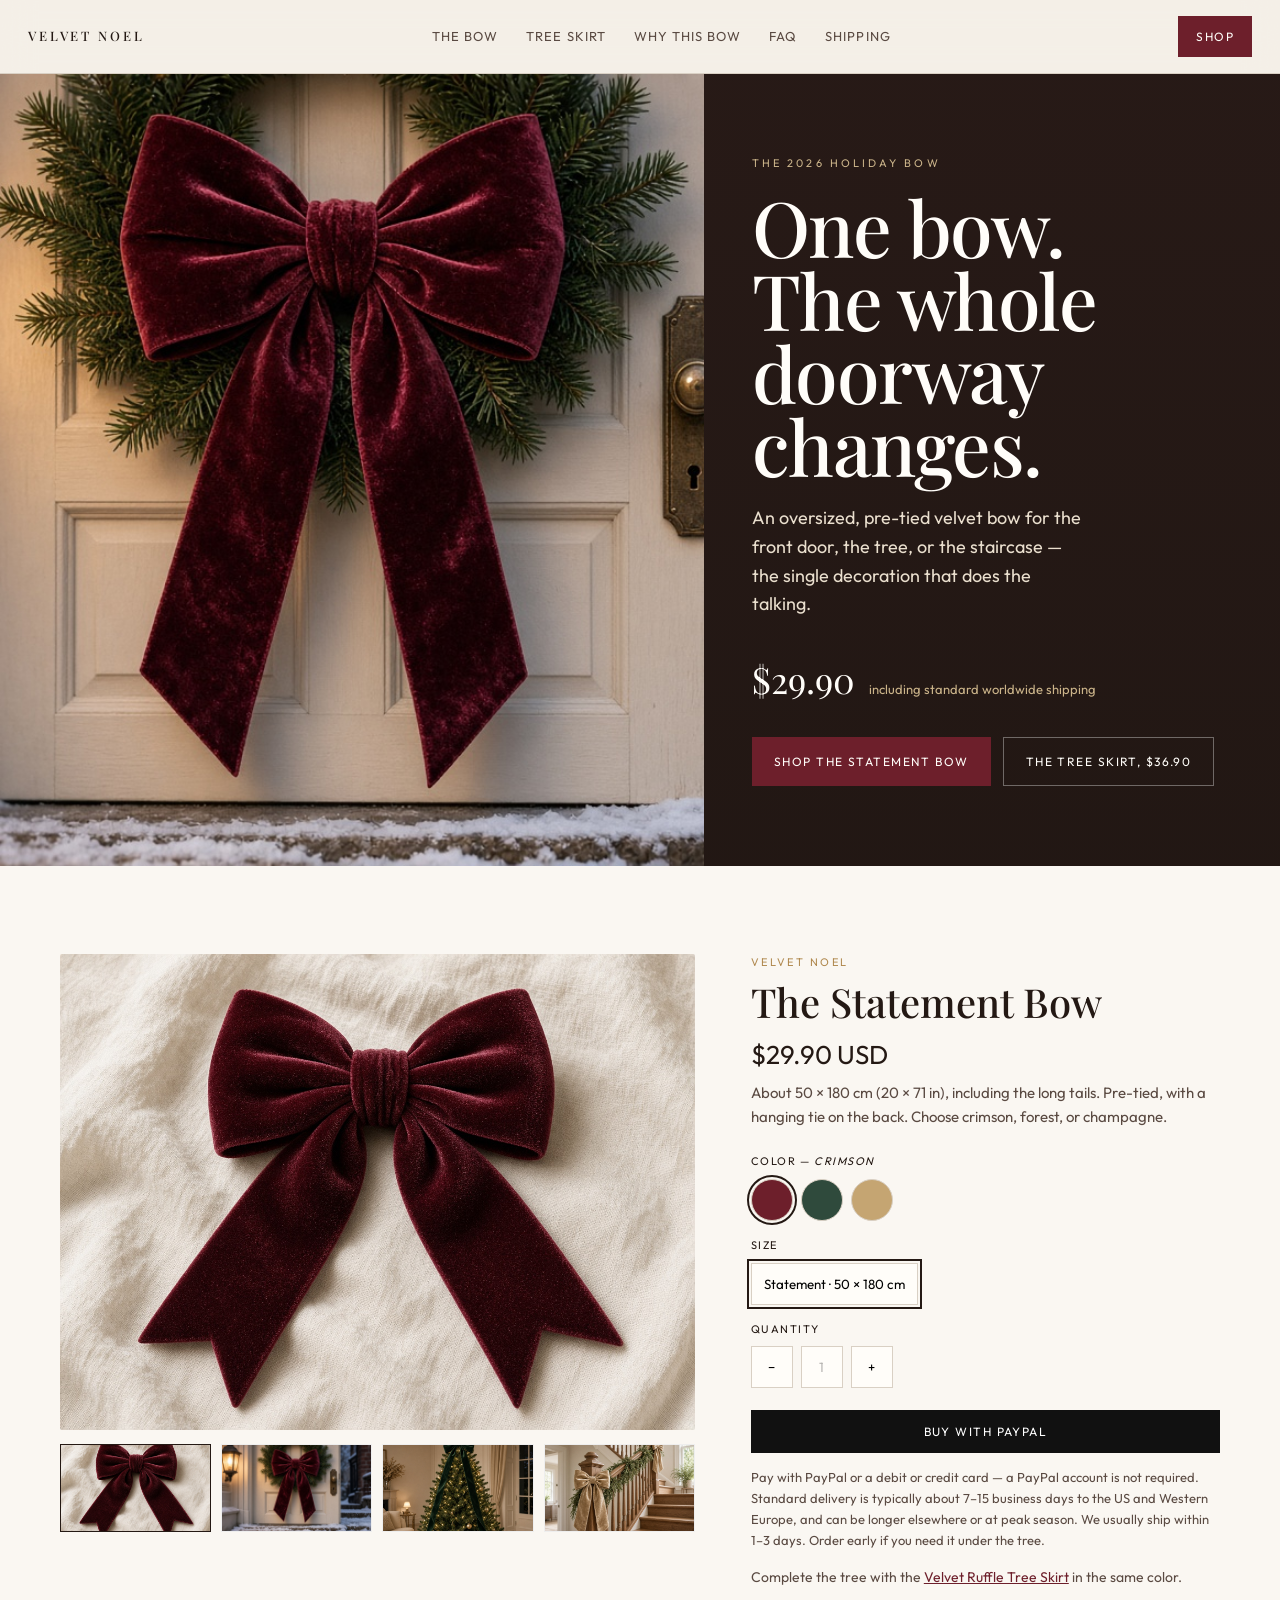
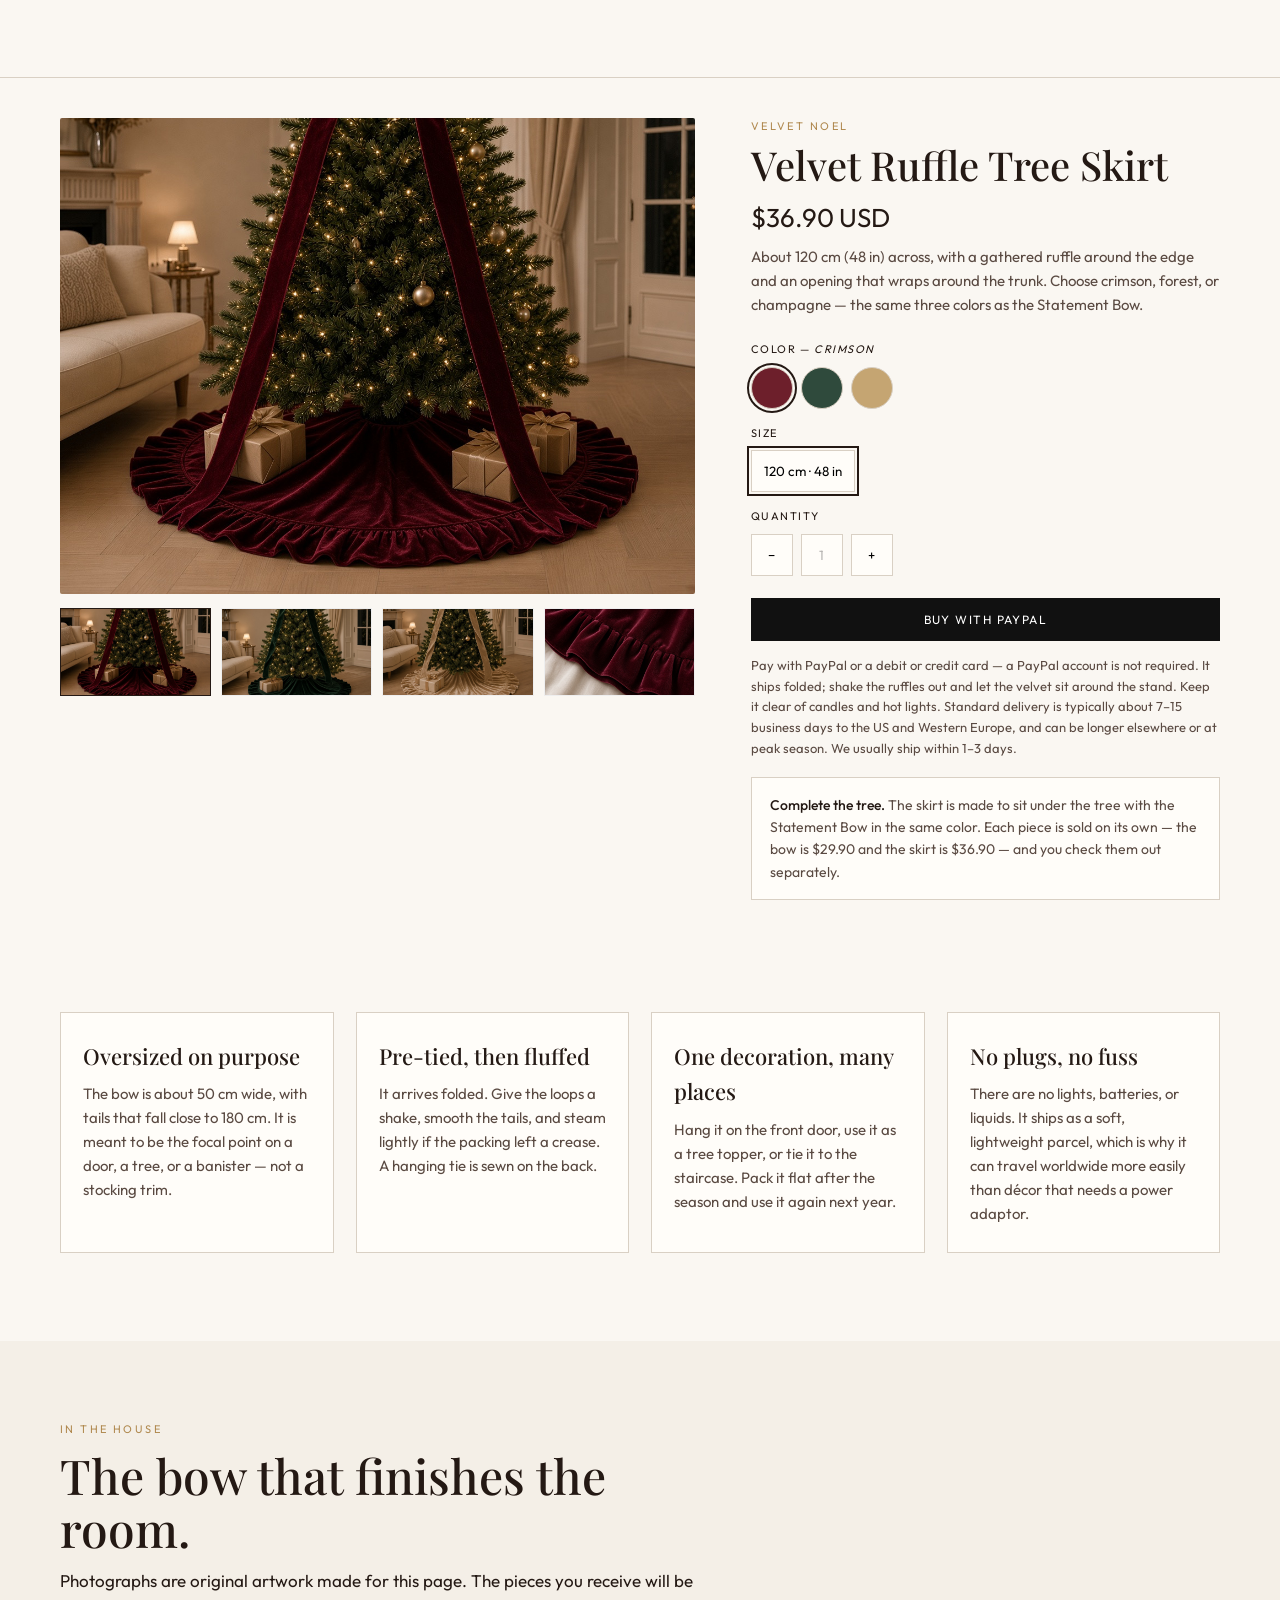
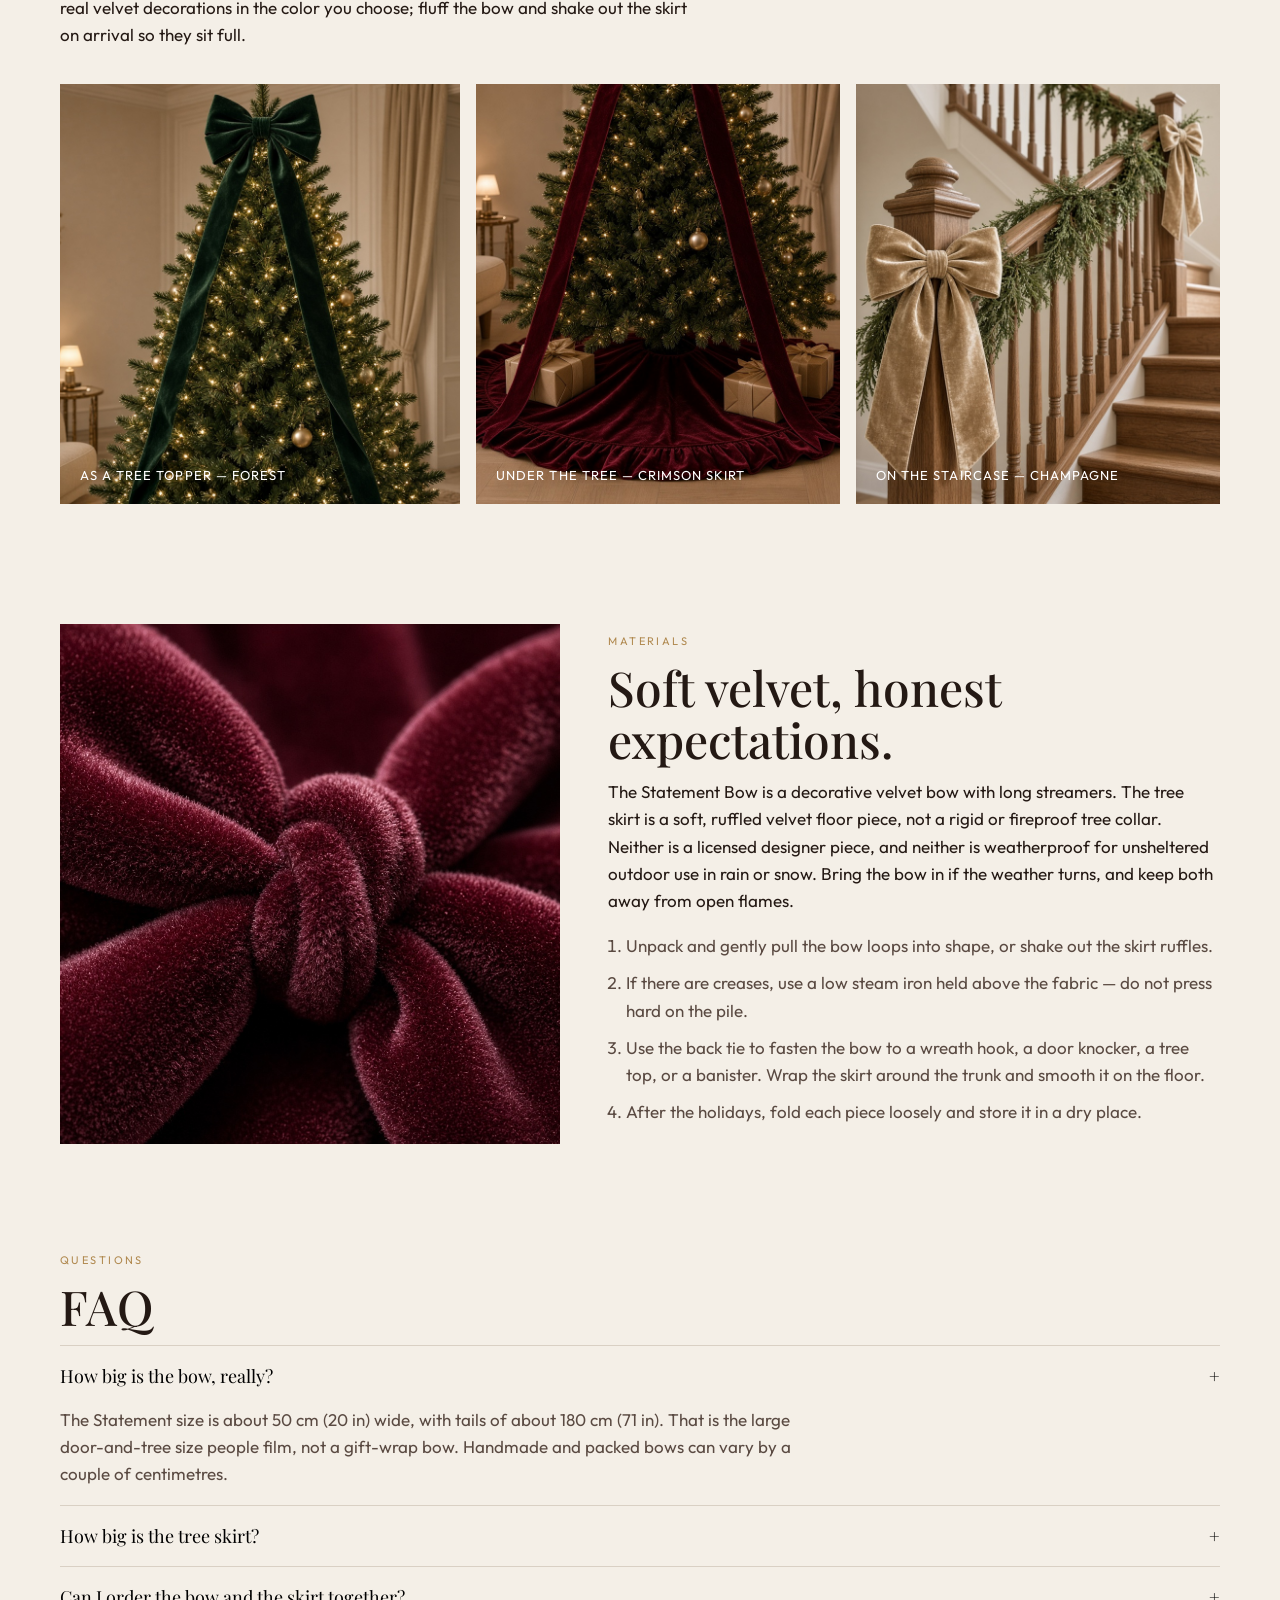
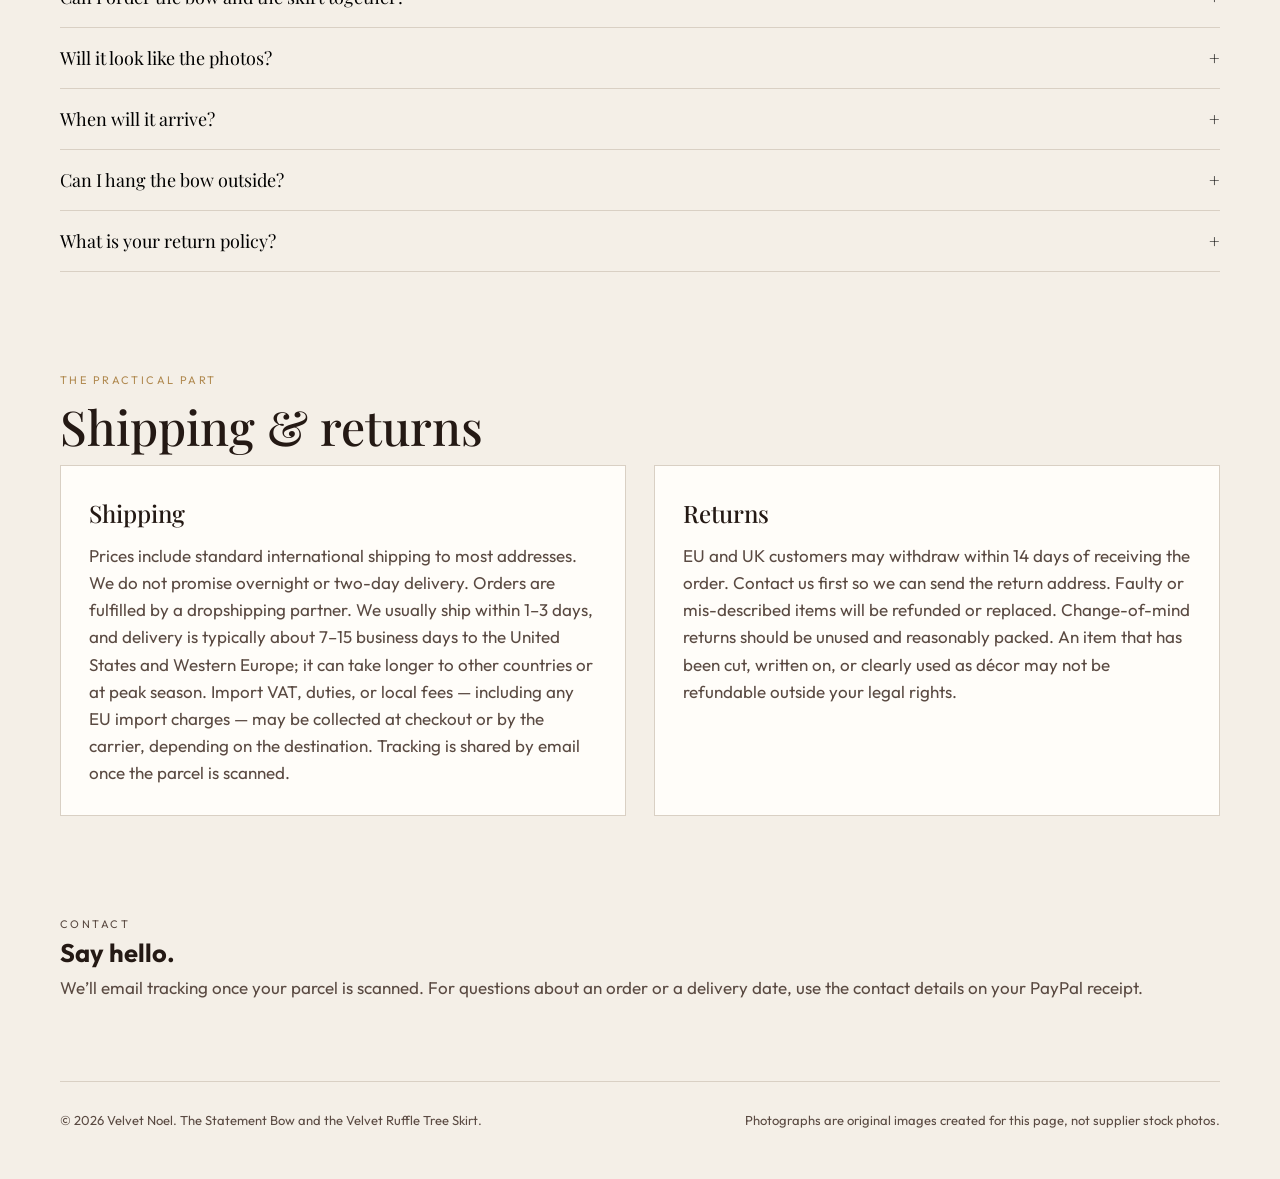
<file: index.html>
<!DOCTYPE html>
<html lang="en">
<head>
  <meta charset="utf-8">
  <meta name="viewport" content="width=device-width, initial-scale=1">
  <title>Velvet Noel — The Statement Bow &amp; Tree Skirt</title>
  <meta name="description" content="The oversized velvet holiday bow and a ruffled 120 cm velvet tree skirt, in crimson, forest and champagne. Pre-tied, reusable, with standard worldwide shipping included.">
  <link rel="preconnect" href="https://fonts.googleapis.com">
  <link rel="preconnect" href="https://fonts.gstatic.com" crossorigin>
  <link href="https://fonts.googleapis.com/css2?family=Outfit:wght@300;400;500;600&family=Playfair+Display:ital,wght@0,400;0,500;0,600;1,400&display=swap" rel="stylesheet">
  <link rel="stylesheet" href="styles.css">
</head>
<body>
  <header class="nav">
    <a class="logo" href="#top">VELVET NOEL</a>
    <nav>
      <ul class="nav-links">
        <li><a href="#shop">The bow</a></li>
        <li><a href="#shop-skirt">Tree skirt</a></li>
        <li><a href="#why">Why this bow</a></li>
        <li><a href="#faq">FAQ</a></li>
        <li><a href="#shipping">Shipping</a></li>
      </ul>
    </nav>
    <a class="nav-cta" href="#shop">Shop</a>
  </header>

  <section class="hero" id="top">
    <div class="hero-media">
      <img src="images/hero-door.jpg" alt="Oversized burgundy velvet bow hanging on a cream front door with a pine wreath at dusk">
    </div>
    <div class="hero-copy">
      <p class="eyebrow">The 2026 holiday bow</p>
      <h1>One bow.<br>The whole doorway changes.</h1>
      <p class="hero-lead">An oversized, pre-tied velvet bow for the front door, the tree, or the staircase — the single decoration that does the talking.</p>
      <div class="hero-price">
        <span class="amount">$29.90</span>
        <span class="note">including standard worldwide shipping</span>
      </div>
      <div class="btn-row">
        <a class="btn btn-primary" href="#shop">Shop the Statement Bow</a>
        <a class="btn btn-ghost" href="#shop-skirt">The tree skirt, $36.90</a>
      </div>
    </div>
  </section>

  <section class="product" id="shop" data-product data-item-name="The Statement Bow">
    <div class="wrap product-grid">
      <div class="gallery">
        <div class="gallery-main">
          <img src="images/product-crimson.jpg" alt="The Statement Bow in crimson velvet, photographed on linen">
        </div>
        <div class="thumbs" role="list">
          <button type="button" aria-current="true" data-src="images/product-crimson.jpg" data-alt="The Statement Bow in crimson velvet, photographed on linen"><img src="images/product-crimson.jpg" alt=""></button>
          <button type="button" data-src="images/hero-door.jpg" data-alt="Burgundy velvet bow on a front door with a pine wreath"><img src="images/hero-door.jpg" alt=""></button>
          <button type="button" data-src="images/lifestyle-tree.jpg" data-alt="Forest-green velvet bow used as a Christmas tree topper"><img src="images/lifestyle-tree.jpg" alt=""></button>
          <button type="button" data-src="images/lifestyle-stairs.jpg" data-alt="Champagne velvet bows on a wooden staircase with greenery"><img src="images/lifestyle-stairs.jpg" alt=""></button>
        </div>
      </div>

      <div class="buy-box">
        <p class="kicker">Velvet Noel</p>
        <h2>The Statement Bow</h2>
        <p class="price">$29.90 USD</p>
        <p class="sub">About 50 × 180 cm (20 × 71 in), including the long tails. Pre-tied, with a hanging tie on the back. Choose crimson, forest, or champagne.</p>

        <div class="field">
          <span class="label">Color — <em data-color-label>Crimson</em></span>
          <div class="swatches">
            <button class="swatch crimson" type="button" aria-pressed="true" aria-label="Crimson" data-color="Crimson"></button>
            <button class="swatch forest" type="button" aria-pressed="false" aria-label="Forest" data-color="Forest"></button>
            <button class="swatch champagne" type="button" aria-pressed="false" aria-label="Champagne" data-color="Champagne"></button>
          </div>
        </div>

        <div class="field">
          <span class="label">Size</span>
          <div class="sizes">
            <button class="size" type="button" aria-pressed="true">Statement · 50 × 180 cm</button>
          </div>
        </div>

        <div class="field">
          <span class="label">Quantity</span>
          <div class="qty">
            <button type="button" data-qty-minus aria-label="Decrease quantity">−</button>
            <button type="button" data-qty-value disabled>1</button>
            <button type="button" data-qty-plus aria-label="Increase quantity">+</button>
          </div>
        </div>

        <div class="buy-actions">
          <form class="paypal-form" action="https://www.paypal.com/cgi-bin/webscr" method="post">
            <input type="hidden" name="cmd" value="_xclick">
            <input type="hidden" name="business" value="lukasfaceit3@seznam.cz">
            <input type="hidden" name="item_name" value="The Statement Bow">
            <input type="hidden" name="amount" value="29.90">
            <input type="hidden" name="currency_code" value="USD">
            <input type="hidden" name="quantity" data-paypal-qty value="1">
            <input type="hidden" name="on0" value="Color">
            <input type="hidden" name="os0" data-paypal-color value="Crimson">
            <input type="hidden" name="no_shipping" value="2">
            <input type="hidden" name="return" value="https://velvet-noel.github.io/thanks.html">
            <input type="hidden" name="cancel_return" value="https://velvet-noel.github.io/">
            <button class="btn btn-paypal" type="submit">Buy with PayPal</button>
          </form>
        </div>
        <p class="fine">Pay with PayPal or a debit or credit card — a PayPal account is not required. Standard delivery is typically about 7–15 business days to the US and Western Europe, and can be longer elsewhere or at peak season. We usually ship within 1–3 days. Order early if you need it under the tree.</p>
        <p class="cross-link">Complete the tree with the <a href="#shop-skirt">Velvet Ruffle Tree Skirt</a> in the same color.</p>
      </div>
    </div>
  </section>

  <section class="product product-alt" id="shop-skirt" data-product data-item-name="Velvet Ruffle Tree Skirt" data-img-crimson="images/skirt-crimson.jpg" data-img-forest="images/skirt-forest.jpg" data-img-champagne="images/skirt-champagne.jpg">
    <div class="wrap product-grid">
      <div class="gallery">
        <div class="gallery-main">
          <img src="images/skirt-crimson.jpg" alt="A ruffled crimson velvet tree skirt around the base of a lit Christmas tree">
        </div>
        <div class="thumbs" role="list">
          <button type="button" aria-current="true" data-src="images/skirt-crimson.jpg" data-alt="A ruffled crimson velvet tree skirt around the base of a lit Christmas tree"><img src="images/skirt-crimson.jpg" alt=""></button>
          <button type="button" data-src="images/skirt-forest.jpg" data-alt="A ruffled forest-green velvet tree skirt around the base of a lit Christmas tree"><img src="images/skirt-forest.jpg" alt=""></button>
          <button type="button" data-src="images/skirt-champagne.jpg" data-alt="A ruffled champagne velvet tree skirt around the base of a lit Christmas tree"><img src="images/skirt-champagne.jpg" alt=""></button>
          <button type="button" data-src="images/skirt-detail.jpg" data-alt="Close-up of the gathered ruffle on the crimson velvet tree skirt"><img src="images/skirt-detail.jpg" alt=""></button>
        </div>
      </div>

      <div class="buy-box">
        <p class="kicker">Velvet Noel</p>
        <h2>Velvet Ruffle Tree Skirt</h2>
        <p class="price">$36.90 USD</p>
        <p class="sub">About 120 cm (48 in) across, with a gathered ruffle around the edge and an opening that wraps around the trunk. Choose crimson, forest, or champagne — the same three colors as the Statement Bow.</p>

        <div class="field">
          <span class="label">Color — <em data-color-label>Crimson</em></span>
          <div class="swatches">
            <button class="swatch crimson" type="button" aria-pressed="true" aria-label="Crimson" data-color="Crimson"></button>
            <button class="swatch forest" type="button" aria-pressed="false" aria-label="Forest" data-color="Forest"></button>
            <button class="swatch champagne" type="button" aria-pressed="false" aria-label="Champagne" data-color="Champagne"></button>
          </div>
        </div>

        <div class="field">
          <span class="label">Size</span>
          <div class="sizes">
            <button class="size" type="button" aria-pressed="true">120 cm · 48 in</button>
          </div>
        </div>

        <div class="field">
          <span class="label">Quantity</span>
          <div class="qty">
            <button type="button" data-qty-minus aria-label="Decrease quantity">−</button>
            <button type="button" data-qty-value disabled>1</button>
            <button type="button" data-qty-plus aria-label="Increase quantity">+</button>
          </div>
        </div>

        <div class="buy-actions">
          <form class="paypal-form" action="https://www.paypal.com/cgi-bin/webscr" method="post">
            <input type="hidden" name="cmd" value="_xclick">
            <input type="hidden" name="business" value="lukasfaceit3@seznam.cz">
            <input type="hidden" name="item_name" data-paypal-item value="Velvet Ruffle Tree Skirt — Crimson">
            <input type="hidden" name="amount" value="36.90">
            <input type="hidden" name="currency_code" value="USD">
            <input type="hidden" name="quantity" data-paypal-qty value="1">
            <input type="hidden" name="on0" value="Color">
            <input type="hidden" name="os0" data-paypal-color value="Crimson">
            <input type="hidden" name="no_shipping" value="2">
            <input type="hidden" name="return" value="https://velvet-noel.github.io/thanks.html">
            <input type="hidden" name="cancel_return" value="https://velvet-noel.github.io/">
            <button class="btn btn-paypal" type="submit">Buy with PayPal</button>
          </form>
        </div>
        <p class="fine">Pay with PayPal or a debit or credit card — a PayPal account is not required. It ships folded; shake the ruffles out and let the velvet sit around the stand. Keep it clear of candles and hot lights. Standard delivery is typically about 7–15 business days to the US and Western Europe, and can be longer elsewhere or at peak season. We usually ship within 1–3 days.</p>
        <aside class="complete-note">
          <p><strong>Complete the tree.</strong> The skirt is made to sit under the tree with the Statement Bow in the same color. Each piece is sold on its own — the bow is $29.90 and the skirt is $36.90 — and you check them out separately.</p>
        </aside>
      </div>
    </div>
  </section>

  <section class="benefits" id="why">
    <div class="wrap benefit-grid">
      <article class="benefit">
        <h3>Oversized on purpose</h3>
        <p>The bow is about 50 cm wide, with tails that fall close to 180 cm. It is meant to be the focal point on a door, a tree, or a banister — not a stocking trim.</p>
      </article>
      <article class="benefit">
        <h3>Pre-tied, then fluffed</h3>
        <p>It arrives folded. Give the loops a shake, smooth the tails, and steam lightly if the packing left a crease. A hanging tie is sewn on the back.</p>
      </article>
      <article class="benefit">
        <h3>One decoration, many places</h3>
        <p>Hang it on the front door, use it as a tree topper, or tie it to the staircase. Pack it flat after the season and use it again next year.</p>
      </article>
      <article class="benefit">
        <h3>No plugs, no fuss</h3>
        <p>There are no lights, batteries, or liquids. It ships as a soft, lightweight parcel, which is why it can travel worldwide more easily than décor that needs a power adaptor.</p>
      </article>
    </div>
  </section>

  <section class="lifestyle">
    <div class="wrap">
      <div class="section-head">
        <p class="kicker">In the house</p>
        <h2>The bow that finishes the room.</h2>
        <p>Photographs are original artwork made for this page. The pieces you receive will be real velvet decorations in the color you choose; fluff the bow and shake out the skirt on arrival so they sit full.</p>
      </div>
      <div class="life-grid life-grid-3">
        <figure class="life-card">
          <img src="images/lifestyle-tree.jpg" alt="Forest velvet bow as a tree topper in a cream living room">
          <figcaption>As a tree topper — Forest</figcaption>
        </figure>
        <figure class="life-card">
          <img src="images/skirt-crimson.jpg" alt="Crimson ruffled velvet tree skirt at the base of a lit Christmas tree">
          <figcaption>Under the tree — Crimson skirt</figcaption>
        </figure>
        <figure class="life-card">
          <img src="images/lifestyle-stairs.jpg" alt="Champagne velvet bows on a staircase with cedar garland">
          <figcaption>On the staircase — Champagne</figcaption>
        </figure>
      </div>
    </div>
  </section>

  <section class="wrap split">
    <img src="images/detail-velvet.jpg" alt="Close-up of the burgundy velvet pile at the knot of the bow">
    <div>
      <p class="kicker">Materials</p>
      <h2>Soft velvet, honest expectations.</h2>
      <p>The Statement Bow is a decorative velvet bow with long streamers. The tree skirt is a soft, ruffled velvet floor piece, not a rigid or fireproof tree collar. Neither is a licensed designer piece, and neither is weatherproof for unsheltered outdoor use in rain or snow. Bring the bow in if the weather turns, and keep both away from open flames.</p>
      <ol>
        <li>Unpack and gently pull the bow loops into shape, or shake out the skirt ruffles.</li>
        <li>If there are creases, use a low steam iron held above the fabric — do not press hard on the pile.</li>
        <li>Use the back tie to fasten the bow to a wreath hook, a door knocker, a tree top, or a banister. Wrap the skirt around the trunk and smooth it on the floor.</li>
        <li>After the holidays, fold each piece loosely and store it in a dry place.</li>
      </ol>
    </div>
  </section>

  <section class="faq wrap" id="faq">
    <p class="kicker">Questions</p>
    <h2>FAQ</h2>
    <div class="faq-item open">
      <button type="button">How big is the bow, really? <span>+</span></button>
      <div class="answer">The Statement size is about 50 cm (20 in) wide, with tails of about 180 cm (71 in). That is the large door-and-tree size people film, not a gift-wrap bow. Handmade and packed bows can vary by a couple of centimetres.</div>
    </div>
    <div class="faq-item">
      <button type="button">How big is the tree skirt? <span>+</span></button>
      <div class="answer">The Velvet Ruffle Tree Skirt is about 120 cm (48 in) across. That is a common size for a slim-to-medium tree; on a very wide tree it will look more like a collar than a full floor skirt. Handmade pieces can vary by a couple of centimetres. It ships folded, so shake the ruffles out before you put it down.</div>
    </div>
    <div class="faq-item">
      <button type="button">Can I order the bow and the skirt together? <span>+</span></button>
      <div class="answer">Yes. Pick the same color on each product and check them out one after the other. They are priced separately — $29.90 for the bow and $36.90 for the skirt — and there is no combined discount at checkout.</div>
    </div>
    <div class="faq-item">
      <button type="button">Will it look like the photos? <span>+</span></button>
      <div class="answer">The photographs on this page were created for Velvet Noel and show the look we are aiming for: a full, oversized velvet bow and a ruffled velvet tree skirt. The physical products are textile decorations that ship folded, so they need a minute of fluffing (and sometimes a light steam) before they look their best. Velvet dye lots can also vary slightly.</div>
    </div>
    <div class="faq-item">
      <button type="button">When will it arrive? <span>+</span></button>
      <div class="answer">We usually ship within 1–3 days. Standard delivery is typically about 7–15 business days to the United States and Western Europe, and can be 15–45 days on ordinary international shipping or to other countries. Peak December traffic can add delays. If you need it for Christmas, order as early as you can.</div>
    </div>
    <div class="faq-item">
      <button type="button">Can I hang the bow outside? <span>+</span></button>
      <div class="answer">It is fine on a covered porch or a front door that stays reasonably dry. It is not a waterproof outdoor product. Rain, snow and strong sun will mark or fade the velvet. The tree skirt is for indoor use around the tree.</div>
    </div>
    <div class="faq-item">
      <button type="button">What is your return policy? <span>+</span></button>
      <div class="answer">If you shop from the EU or UK, you have a 14-day withdrawal period after delivery for unused items, as required by consumer law. Items should be in resaleable condition. Return shipping may be at your expense unless the item is faulty or not as described. See Shipping &amp; returns below.</div>
    </div>
  </section>

  <section class="policies wrap" id="shipping">
    <p class="kicker">The practical part</p>
    <h2>Shipping &amp; returns</h2>
    <div class="policy-grid">
      <article>
        <h3>Shipping</h3>
        <p>Prices include standard international shipping to most addresses. We do not promise overnight or two-day delivery. Orders are fulfilled by a dropshipping partner. We usually ship within 1–3 days, and delivery is typically about 7–15 business days to the United States and Western Europe; it can take longer to other countries or at peak season. Import VAT, duties, or local fees — including any EU import charges — may be collected at checkout or by the carrier, depending on the destination. Tracking is shared by email once the parcel is scanned.</p>
      </article>
      <article>
        <h3>Returns</h3>
        <p>EU and UK customers may withdraw within 14 days of receiving the order. Contact us first so we can send the return address. Faulty or mis-described items will be refunded or replaced. Change-of-mind returns should be unused and reasonably packed. An item that has been cut, written on, or clearly used as décor may not be refundable outside your legal rights.</p>
      </article>
    </div>
  </section>

  <section class="contact wrap" id="contact">
    <p class="kicker">Contact</p>
    <h2>Say hello.</h2>
    <p>We’ll email tracking once your parcel is scanned. For questions about an order or a delivery date, use the contact details on your PayPal receipt.</p>
  </section>

  <footer class="wrap">
    <div>© 2026 Velvet Noel. The Statement Bow and the Velvet Ruffle Tree Skirt.</div>
    <div>Photographs are original images created for this page, not supplier stock photos.</div>
  </footer>


  <script src="script.js"></script>
</body>
</html>
</file>
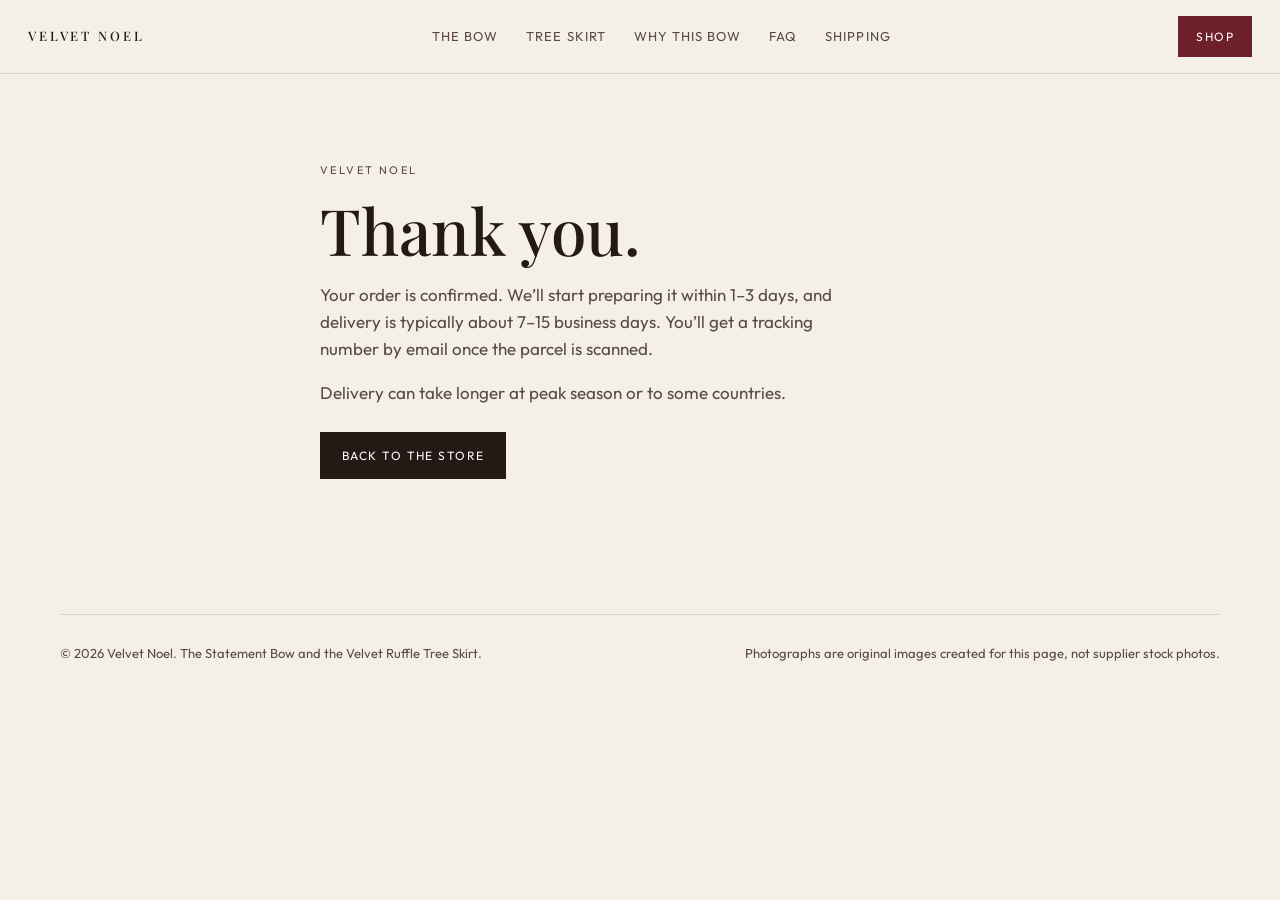
<file: thanks.html>
<!DOCTYPE html>
<html lang="en">
<head>
  <meta charset="utf-8">
  <meta name="viewport" content="width=device-width, initial-scale=1">
  <title>Thank you — Velvet Noel</title>
  <meta name="description" content="Thank you for your Velvet Noel order. It is confirmed and will be on its way shortly.">
  <link rel="preconnect" href="https://fonts.googleapis.com">
  <link rel="preconnect" href="https://fonts.gstatic.com" crossorigin>
  <link href="https://fonts.googleapis.com/css2?family=Outfit:wght@300;400;500;600&family=Playfair+Display:ital,wght@0,400;0,500;0,600;1,400&display=swap" rel="stylesheet">
  <link rel="stylesheet" href="styles.css">
</head>
<body>
  <header class="nav">
    <a class="logo" href="./">VELVET NOEL</a>
    <nav>
      <ul class="nav-links">
        <li><a href="./#shop">The bow</a></li>
        <li><a href="./#shop-skirt">Tree skirt</a></li>
        <li><a href="./#why">Why this bow</a></li>
        <li><a href="./#faq">FAQ</a></li>
        <li><a href="./#shipping">Shipping</a></li>
      </ul>
    </nav>
    <a class="nav-cta" href="./#shop">Shop</a>
  </header>

  <section class="thanks wrap">
    <p class="kicker">Velvet Noel</p>
    <h1>Thank you.</h1>
    <p>Your order is confirmed. We’ll start preparing it within 1–3 days, and delivery is typically about 7–15 business days. You’ll get a tracking number by email once the parcel is scanned.</p>
    <p>Delivery can take longer at peak season or to some countries.</p>
    <a class="btn btn-dark" href="./">Back to the store</a>
  </section>

  <footer class="wrap">
    <div>© 2026 Velvet Noel. The Statement Bow and the Velvet Ruffle Tree Skirt.</div>
    <div>Photographs are original images created for this page, not supplier stock photos.</div>
  </footer>
</body>
</html>
</file>
<file: styles.css>
:root {
  --ivory: #f4efe7;
  --paper: #faf7f2;
  --ink: #241914;
  --ink-soft: #5a4a42;
  --line: #d9d0c4;
  --burgundy: #6d1f2b;
  --burgundy-deep: #4c121b;
  --gold: #b0894f;
  --gold-soft: #cbb48a;
  --forest: #2f4a3c;
  --champagne: #c5a572;
  --white: #fffdf9;
  --shadow: 0 20px 50px rgba(36, 25, 20, 0.12);
  --serif: "Playfair Display", "Source Serif Pro", Georgia, serif;
  --sans: "Outfit", "Libre Franklin", system-ui, sans-serif;
}

*, *::before, *::after { box-sizing: border-box; margin: 0; padding: 0; }
html { scroll-behavior: smooth; }
body {
  font-family: var(--sans);
  color: var(--ink);
  background: var(--ivory);
  line-height: 1.6;
  font-size: 17px;
  -webkit-font-smoothing: antialiased;
}
img { max-width: 100%; display: block; }
a { color: inherit; }
button, .btn { font-family: inherit; cursor: pointer; }

.wrap { width: min(1160px, calc(100% - 40px)); margin-inline: auto; }

/* Nav */
.nav {
  position: sticky; top: 0; z-index: 40;
  display: flex; align-items: center; justify-content: space-between;
  padding: 16px 28px;
  background: rgba(244, 239, 231, 0.88);
  backdrop-filter: blur(16px);
  border-bottom: 1px solid var(--line);
}
.logo {
  font-family: var(--serif);
  font-weight: 500;
  letter-spacing: 0.22em;
  font-size: 13px;
  text-decoration: none;
}
.nav-links { display: flex; gap: 28px; list-style: none; font-size: 13px; letter-spacing: 0.08em; text-transform: uppercase; }
.nav-links a { text-decoration: none; color: var(--ink-soft); }
.nav-links a:hover { color: var(--ink); }
.nav-cta {
  background: var(--burgundy); color: var(--white);
  text-decoration: none; font-size: 12px; letter-spacing: 0.12em;
  text-transform: uppercase; padding: 11px 18px; border: 0;
}
.nav-toggle { display: none; background: none; border: 0; font-size: 22px; }

/* Hero */
.hero {
  position: relative;
  min-height: min(88vh, 860px);
  display: grid;
  grid-template-columns: 1.1fr 0.9fr;
  background: #1b1410;
  color: var(--white);
  overflow: hidden;
}
.hero-media { position: relative; min-height: 520px; }
.hero-media img { width: 100%; height: 100%; object-fit: cover; object-position: center 30%; }
.hero-copy {
  display: flex; flex-direction: column; justify-content: center;
  padding: 72px 56px 72px 48px;
  background:
    linear-gradient(180deg, rgba(27,20,16,0.2), rgba(27,20,16,0.55)),
    #2a1b18;
}
.eyebrow {
  font-size: 11px; letter-spacing: 0.28em; text-transform: uppercase;
  color: var(--gold-soft); margin-bottom: 18px;
}
.hero h1 {
  font-family: var(--serif);
  font-weight: 500;
  font-size: clamp(42px, 6vw, 78px);
  line-height: 0.95;
  letter-spacing: -0.02em;
  margin-bottom: 22px;
}
.hero-lead { color: #eadfce; font-size: 18px; max-width: 28ch; margin-bottom: 32px; }
.hero-price { display: flex; align-items: baseline; gap: 14px; margin-bottom: 28px; }
.hero-price .amount { font-family: var(--serif); font-size: 36px; }
.hero-price .note { font-size: 13px; color: var(--gold-soft); }
.btn-row { display: flex; flex-wrap: wrap; gap: 12px; }
.btn {
  display: inline-flex; align-items: center; justify-content: center;
  padding: 14px 22px; border: 0; text-decoration: none;
  letter-spacing: 0.12em; text-transform: uppercase; font-size: 12px;
}
.btn-primary { background: var(--burgundy); color: var(--white); }
.btn-primary:hover { background: var(--burgundy-deep); }
.btn-ghost { background: transparent; color: var(--white); border: 1px solid rgba(255,255,255,0.35); }
.btn-dark { background: var(--ink); color: var(--white); }
.btn-outline { background: transparent; border: 1px solid var(--ink); color: var(--ink); }
.btn-paypal { background: #111; color: #fff; }
.btn-stripe { background: #635bff; color: #fff; }

/* Product */
.product { padding: 88px 0; background: var(--paper); }
.product-grid { display: grid; grid-template-columns: 1.15fr 0.85fr; gap: 56px; align-items: start; }
.gallery { display: grid; gap: 14px; }
.gallery-main { border-radius: 2px; overflow: hidden; background: #eee; aspect-ratio: 4/3; }
.gallery-main img { width: 100%; height: 100%; object-fit: cover; }
.thumbs { display: grid; grid-template-columns: repeat(4, 1fr); gap: 10px; }
.thumbs button { border: 1px solid transparent; padding: 0; background: #eee; }
.thumbs button[aria-current="true"], .thumbs button:hover { border-color: var(--ink); }
.thumbs img { width: 100%; height: 86px; object-fit: cover; }

.buy-box h2 { font-family: var(--serif); font-weight: 500; font-size: 40px; line-height: 1.1; margin: 8px 0 10px; }
.buy-box .price { font-size: 26px; margin: 10px 0 6px; }
.buy-box .sub { color: var(--ink-soft); font-size: 15px; margin-bottom: 24px; }
.field { margin: 16px 0; }
.field span.label { display: block; font-size: 11px; letter-spacing: 0.14em; text-transform: uppercase; margin-bottom: 8px; }
.swatches, .sizes, .qty { display: flex; gap: 8px; flex-wrap: wrap; }
.swatch, .size, .qty button {
  border: 1px solid var(--line); background: var(--white); min-width: 42px; height: 42px;
  padding: 0 12px;
}
.swatch { width: 42px; padding: 0; border-radius: 50%; }
.swatch.crimson { background: #6d1f2b; }
.swatch.forest { background: #2f4a3c; }
.swatch.champagne { background: #c5a572; }
.swatch[aria-pressed="true"], .size[aria-pressed="true"], .qty button[aria-pressed="true"] {
  outline: 2px solid var(--ink); outline-offset: 2px;
}
.buy-actions { display: grid; gap: 10px; margin-top: 22px; }
.fine { font-size: 13px; color: var(--ink-soft); margin-top: 14px; }

/* Benefits */
.benefits { padding: 24px 0 88px; background: var(--paper); }
.benefit-grid { display: grid; grid-template-columns: repeat(4, 1fr); gap: 22px; }
.benefit { background: var(--white); padding: 26px 22px; border: 1px solid var(--line); }
.benefit h3 { font-family: var(--serif); font-size: 22px; font-weight: 500; margin-bottom: 8px; }
.benefit p { color: var(--ink-soft); font-size: 15px; }

/* Lifestyle */
.lifestyle { padding: 80px 0; }
.section-head { max-width: 640px; margin-bottom: 36px; }
.kicker { font-size: 11px; letter-spacing: 0.22em; text-transform: uppercase; color: var(--gold); }
.section-head h2, .split h2, .faq h2, .policies h2 { font-family: var(--serif); font-weight: 500; font-size: clamp(32px, 4vw, 48px); line-height: 1.1; margin: 10px 0 12px; }
.life-grid { display: grid; grid-template-columns: 1.2fr 1fr; gap: 16px; }
.life-card { position: relative; overflow: hidden; min-height: 420px; }
.life-card img { width: 100%; height: 100%; object-fit: cover; }
.life-card figcaption {
  position: absolute; left: 20px; bottom: 18px;
  color: #fff; font-size: 13px; letter-spacing: 0.08em; text-transform: uppercase;
  text-shadow: 0 8px 20px rgba(0,0,0,0.45);
}

/* Split how-to */
.split { display: grid; grid-template-columns: 0.9fr 1.1fr; gap: 48px; padding: 40px 0 88px; align-items: center; }
.split img { width: 100%; height: 520px; object-fit: cover; }
.split ol { margin: 18px 0 0 18px; color: var(--ink-soft); }
.split li { margin: 10px 0; }

/* FAQ / policies */
.faq, .policies, .contact { padding: 20px 0 80px; }
.faq-item { border-top: 1px solid var(--line); }
.faq-item:last-child { border-bottom: 1px solid var(--line); }
.faq-item button {
  width: 100%; text-align: left; background: none; border: 0;
  padding: 18px 0; font-size: 18px; font-family: var(--serif);
  display: flex; justify-content: space-between; gap: 16px;
}
.faq-item .answer { display: none; color: var(--ink-soft); padding: 0 0 18px; max-width: 70ch; }
.faq-item.open .answer { display: block; }
.policy-grid { display: grid; grid-template-columns: 1fr 1fr; gap: 28px; }
.policy-grid article { background: var(--white); padding: 28px; border: 1px solid var(--line); }
.policy-grid h3 { font-family: var(--serif); font-size: 24px; font-weight: 500; margin-bottom: 10px; }
.policy-grid p, .contact p { color: var(--ink-soft); }

.contact a { color: var(--burgundy); }

footer {
  border-top: 1px solid var(--line);
  padding: 28px 0 48px;
  font-size: 13px; color: var(--ink-soft);
  display: flex; justify-content: space-between; gap: 20px; flex-wrap: wrap;
}

/* Modal */
.modal[hidden] { display: none; }
.modal {
  position: fixed; inset: 0; z-index: 80;
  background: rgba(36, 25, 20, 0.55);
  display: grid; place-items: center; padding: 24px;
}
.modal-card {
  background: var(--white); width: min(480px, 100%);
  padding: 32px; box-shadow: var(--shadow);
}
.modal-card h3 { font-family: var(--serif); font-size: 28px; font-weight: 500; margin-bottom: 10px; }
.modal-card p { color: var(--ink-soft); margin-bottom: 18px; }

@media (max-width: 900px) {
  .nav-links { display: none; }
  .hero, .product-grid, .life-grid, .split, .benefit-grid, .policy-grid { grid-template-columns: 1fr; }
  .hero-copy { padding: 40px 24px 56px; }
  .hero { min-height: auto; }
  .hero-media { min-height: 420px; }
  .split img, .life-card { height: 360px; min-height: 360px; }
}

.paypal-form { display: grid; }
.paypal-form .btn { width: 100%; }

.thanks {
  padding: 88px 0 120px;
  min-height: 60vh;
  max-width: 640px;
}
.thanks h1 {
  font-family: var(--serif);
  font-weight: 500;
  font-size: clamp(40px, 6vw, 64px);
  line-height: 1.05;
  margin: 10px 0 18px;
}
.thanks p {
  color: var(--ink-soft);
  margin-bottom: 16px;
  max-width: 48ch;
}
.thanks .btn { margin-top: 10px; }

/* Second product + collection notes */
.product-alt {
  padding-top: 40px;
  border-top: 1px solid var(--line);
}
.cross-link {
  font-size: 14px;
  color: var(--ink-soft);
  margin-top: 16px;
}
.cross-link a { color: var(--burgundy); }
.complete-note {
  margin-top: 18px;
  padding: 16px 18px;
  background: var(--white);
  border: 1px solid var(--line);
  font-size: 14px;
  color: var(--ink-soft);
}
.complete-note strong {
  color: var(--ink);
  font-weight: 500;
}
.life-grid-3 { grid-template-columns: 1.1fr 1fr 1fr; }

@media (max-width: 900px) {
  .life-grid-3 { grid-template-columns: 1fr; }
}
</file>
